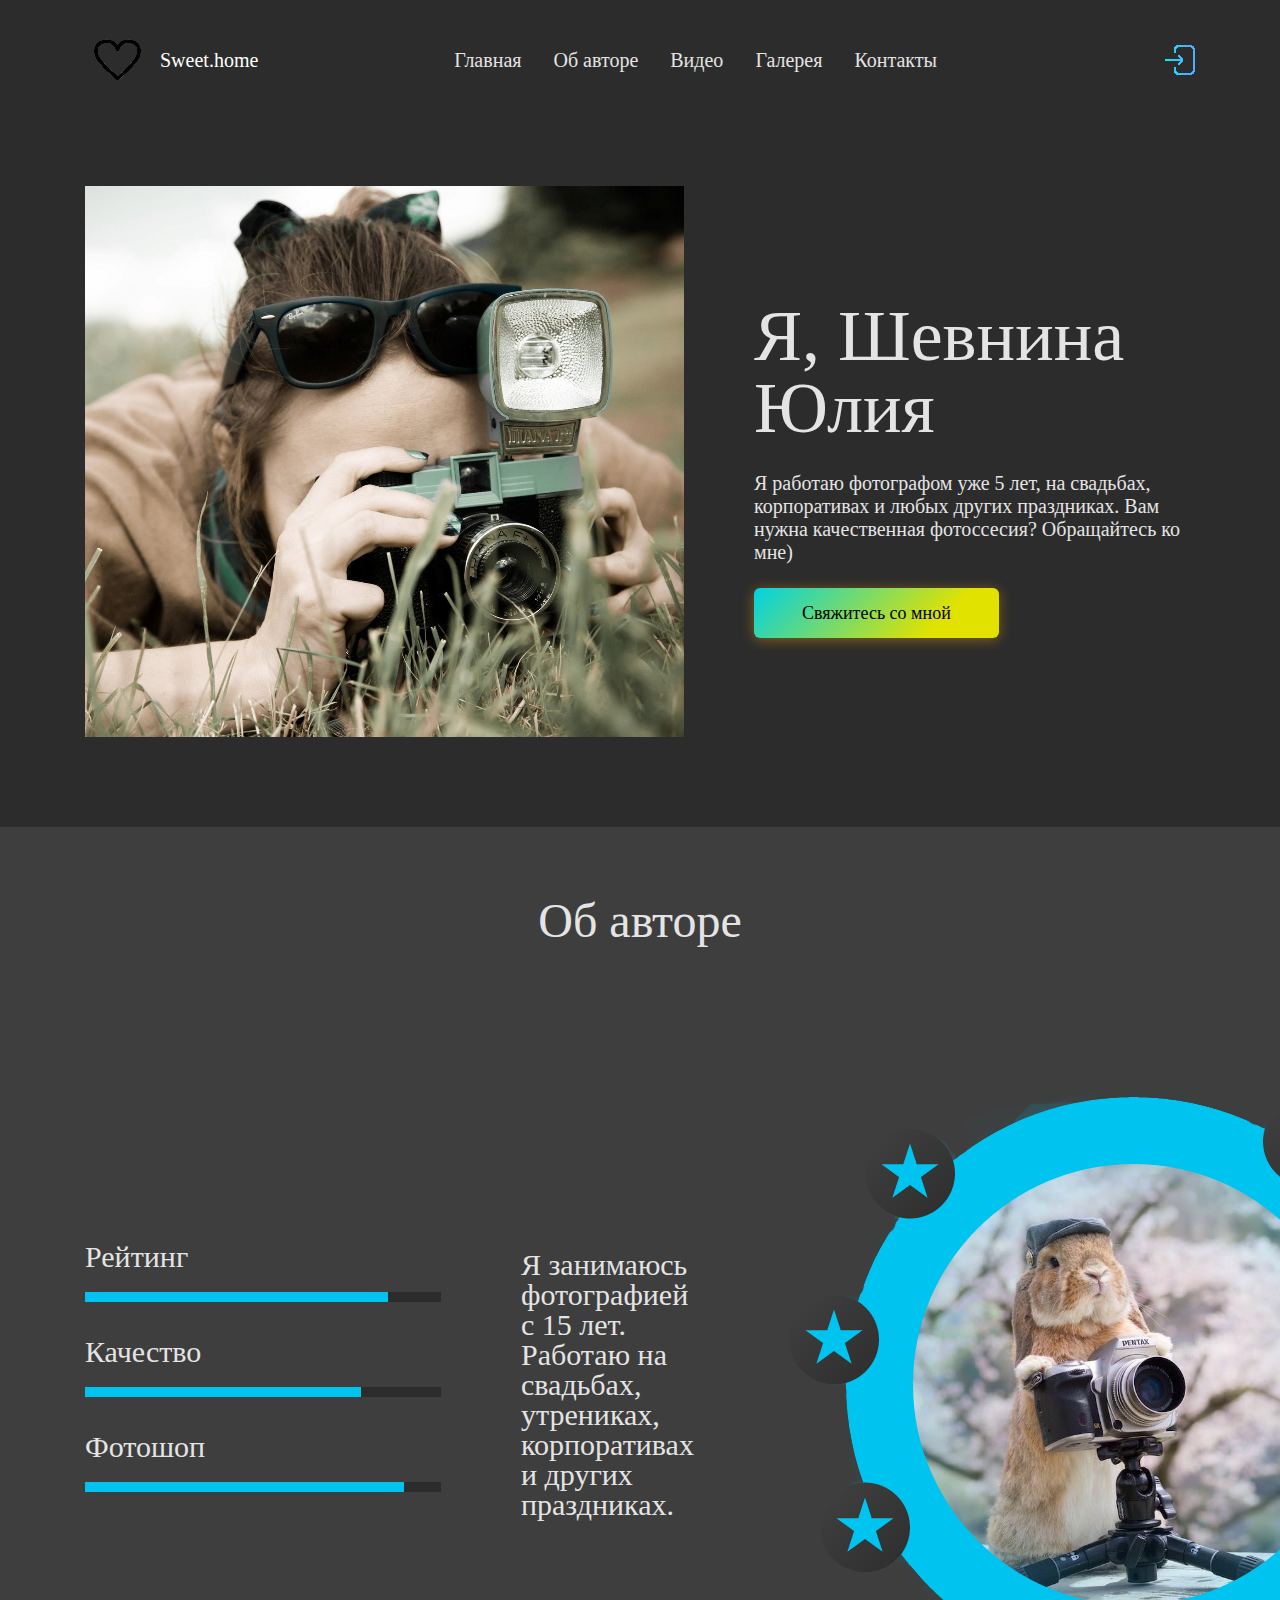
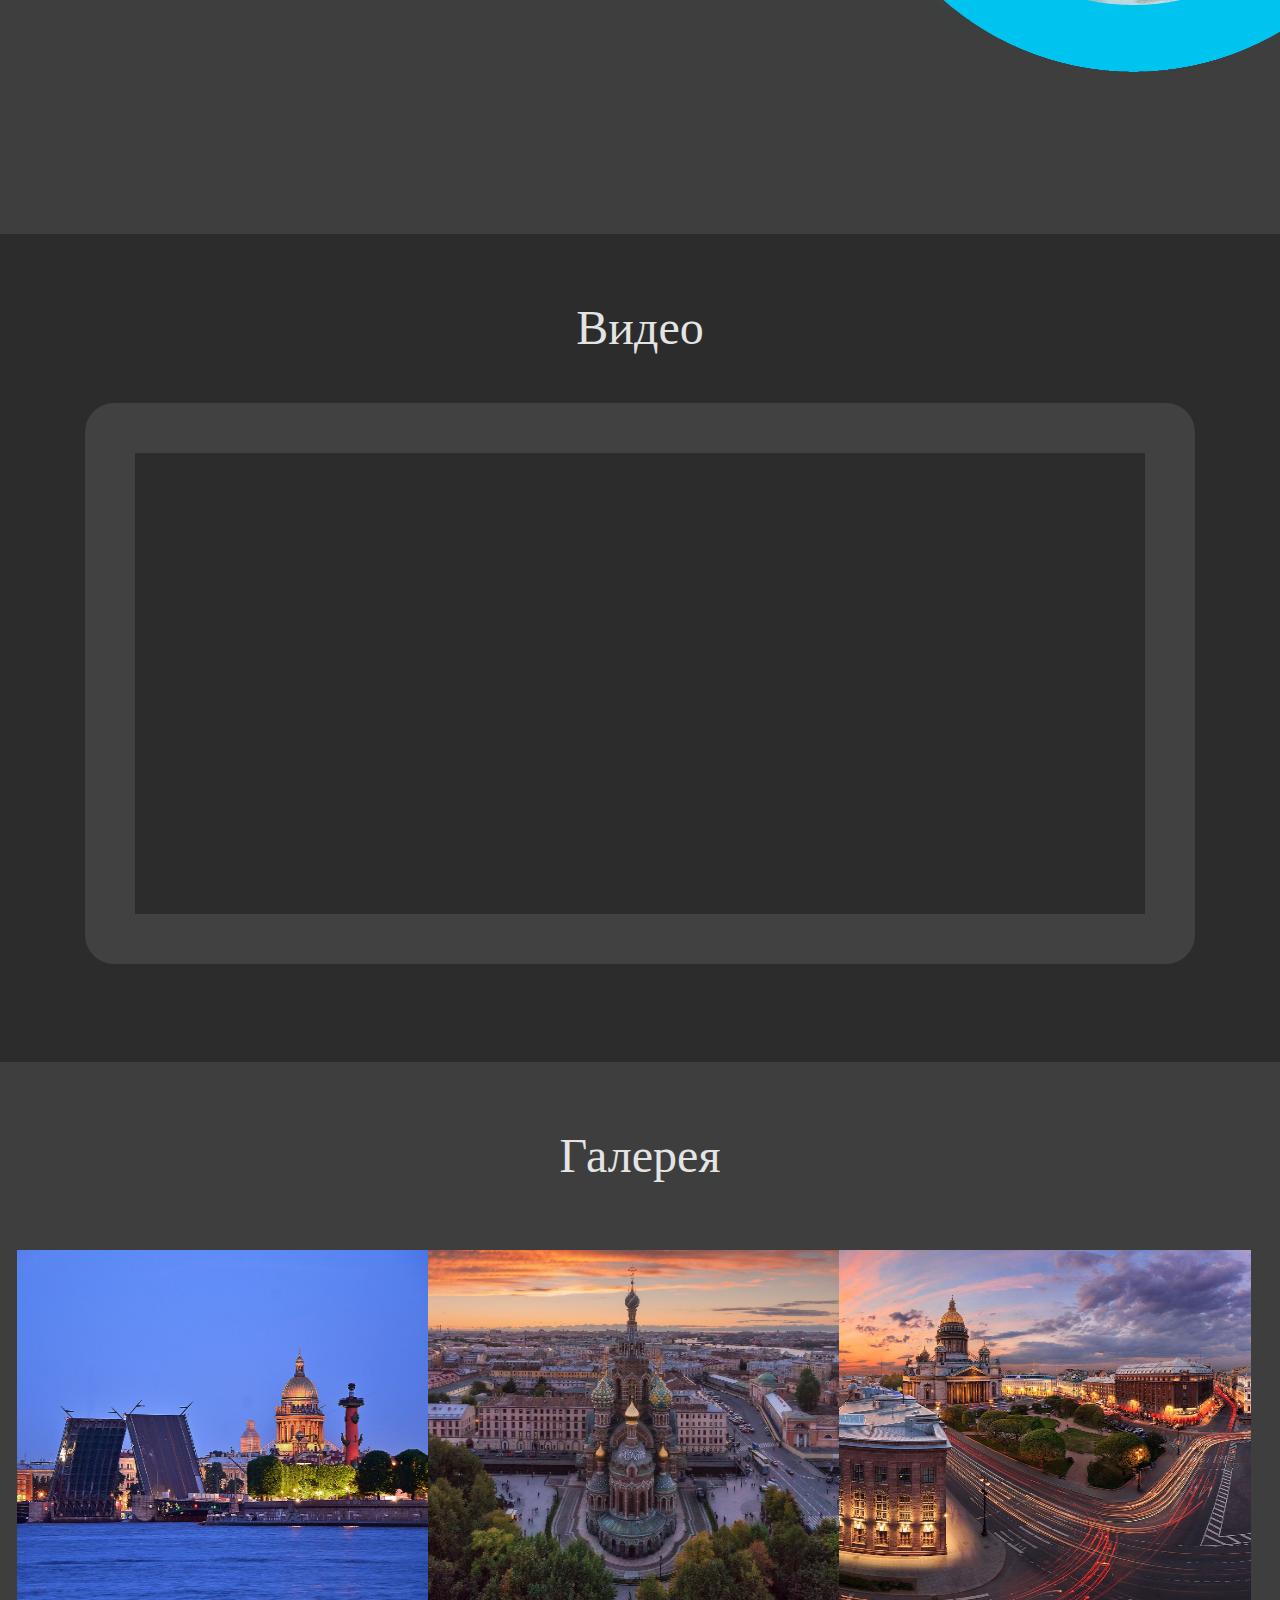
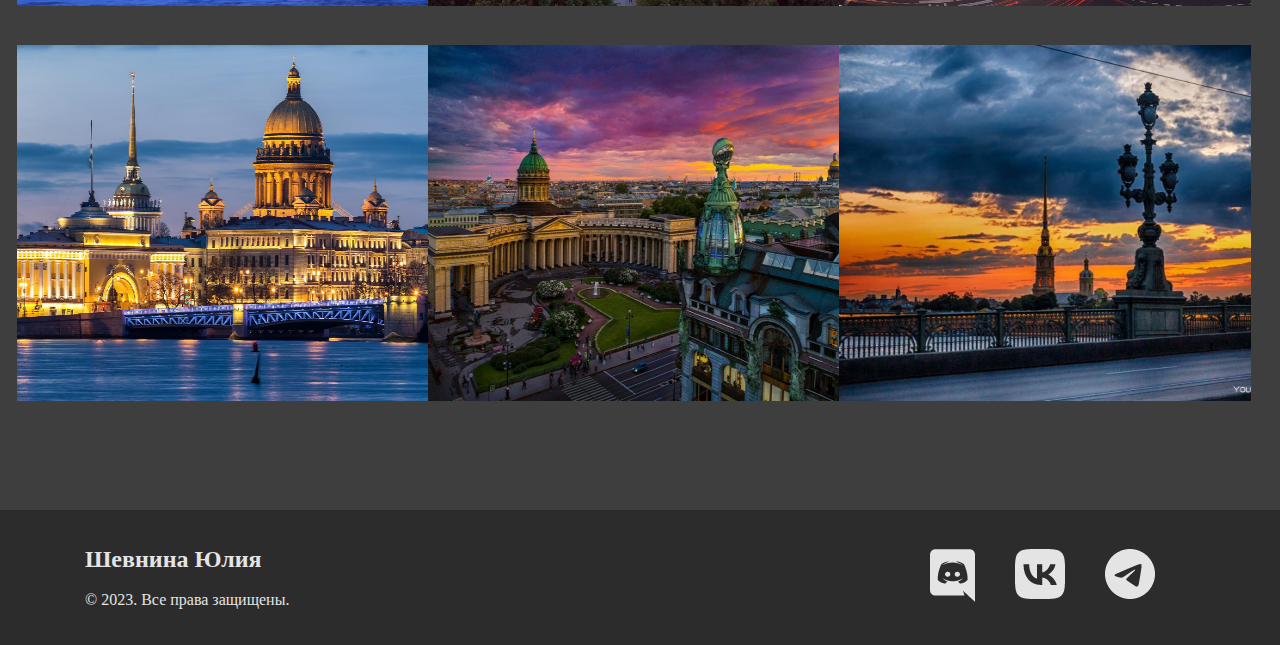
<file: index.html>
<!DOCTYPE html>
<html lang="en">
<head>
    <meta charset="UTF-8">
    <meta name="viewport" content="width=device-width, initial-scale=1.0">
    <title>Document</title>
    <link rel="stylesheet" href="css/style.css">
    <script src="https://ajax.googleapis.com/ajax/libs/jquery/3.1.1/jquery.min.js"></script>
    <link rel="stylesheet" type="text/css" href="https://wsxzaq127.github.io/style.css">
</head>
<body>
    <header class="header">
        <div class="container container_header">
            <div class="logo">
            <img src="img/img (1).png" alt="" class="header_img">
            <h1 class="logo_title">Sweet.home</h1>
        </div>
            <nav class="nav">
            <ul class="nav_list">
                <li class="nav_item">Главная</li>
                <li class="nav_item">Об авторе</li>
                <li class="nav_item">Видео</li>
                <li class="nav_item">Галерея</li>
                <li class="nav_item">Контакты</li>
            </ul>
        </nav>
        <button class="burger">
            <div class="burger_line"></div>
            <div class="burger_line"></div>
            <div class="burger_line"></div>
        </button>
        <img src="img/image 1.png" alt="" class="header_quit">
        </div>
    </header>
    <main class="main">
        <section class="hero-block">
            <div class="container container_hero-block">
<img src="img/img (3).png" alt="" class="hero-block_img">
<div class="hero-block_content">
<h1 class="hero-block_title">Я, Шевнина
    Юлия</h1>
<p class="hero-block_text">Я работаю фотографом уже 5 лет,
    на свадьбах, корпоративах и любых других праздниках. Вам нужна качественная фотоссесия? Обращайтесь ко мне)</p>
<a href="newpage.html" class="hero-block_link">Свяжитесь со мной</a>
</div>
            </div>
        </section>
        <section class="about">
            <div class="container container_about">
<h2 class="about__title">Об авторе</h2>
<div class="about_content">
    <ul class="skills">
        <h2 class="li_about">Рейтинг</h2>
        <li class="li_about"><div class="li_about1"><div class="li_about2"></div></div></li>
        <h2 class="li_about">Качество</h2>
        <li class="li_about"><div class="li_about1"><div class="li_about4"></div></div></li>
        <h2 class="li_about">Фотошоп</h2>
        <li class="li_about"><div class="li_about1"><div class="li_about5"></div></div></li>
    </ul>
    <p class="about__text">Я занимаюсь фотографией с 15 лет. Работаю на свадьбах, утрениках, корпоративах и других праздниках.</p>
    <img src="img/25.png" alt="" class="about__img">
</div>
            </div>
        </section>
       <section class="video">
        <div class="container container_video">
<h2 class="video_title">Видео</h2>
<div class="a_video">
<iframe class="video_video" src="https://www.youtube.com/embed/1Xo3-voQaTY?si=uOgkf5Kq7Low11Cm" title="YouTube video player" frameborder="0" allow="accelerometer; autoplay; clipboard-write; encrypted-media; gyroscope; picture-in-picture; web-share" referrerpolicy="strict-origin-when-cross-origin" allowfullscreen></iframe>
        </div>
        </div>
       </section>
       <section class="gallery">
        <h2 class="gallery_title">Галерея</h2>
        <ul class="gallery_list">
            <li class="gallery_item">
                <a href="img/img3.png" class="lightzoom gallery_link">
                    <img src="img/img3.png" alt="" class="gallery_img">
                </a>
            </li>
            <li class="gallery_item">
                <a href="img/img2.png" class="lightzoom gallery_link">
                    <img src="img/img2.png" alt="" class="gallery_img">
                </a>
            </li>
            <li class="gallery_item">
                <a href="img/img5.png" class="lightzoom gallery_link">
                    <img src="img/img5.png" alt="" class="gallery_img">
                </a>
            </li> <li class="gallery_item">
                <a href="img/img6.png" class="lightzoom gallery_link">
                    <img src="img/img6.png" alt="" class="gallery_img">
                </a>
            </li>
        </li> <li class="gallery_item">
            <a href="img/img4.png" class="lightzoom gallery_link">
                <img src="img/img4.png" alt="" class="gallery_img">
            </a>
        </li>
    </li> <li class="gallery_item">
        <a href="img/img1 (3).png" class="lightzoom gallery_link">
            <img src="img/img1 (3).png" alt="" class="gallery_img">
        </a>
    </li>
        </ul>
       </section>
    </main>
    <footer class="footer">
        <div class="container container_footer">
<div class="footer_content">
    <h2 class="footer_title">Шевнина Юлия</h2>
    <p class="footer_text">&copy; 2023. Все права защищены.</p>
</div>
        <ul class="footer_list">
            <li class="footer_item">
                <a class="footer_link" href="#">
                    <img src="img/discord.png" alt="" class="footer_img">
                </a>
            </li>
            <li class="footer_item">
                <a class="footer_link" href="https://vk.com/id747212948">
                    <img src="img/vk.png" alt="" class="footer_img">
                </a>
            </li>
            <li class="footer_item">
                <a class="footer_link" href="https://web.telegram.org/a/#-1001224624669">
                    <img src="img/telegram.png" alt="" class="footer_img">
                </a>
            </li>
        </ul>
    </div>
    </footer>
    
    <script type="text/javascript" src="https://wsxzaq127.github.io/lightzoom.js"></script>
    <script type="text/javascript">
        
        jQuery('.lightzoom').lightzoom({speed: 400, viewTitle: true});
        </script>
</body>
</html>
</file>
<file: css/style.css>
*{
    margin: 0;
    padding: 0;
    text-decoration: none;
}
.header{
    background: rgb(44, 44, 44);
}
.container{
    max-width: 1110px;
    margin: 0 auto;
}
.container_header{
    display: flex;
    justify-content: space-between;
    align-items: center;
    padding: 36px 0;
}
.nav_list{
    display: flex;
    list-style: none ;
}
.nav_item{
    margin-right: 32px;
    color: rgb(228, 228, 228);
font-family: Nico Moji;
font-size: 20px;
font-weight: 400;
line-height: 20px;
letter-spacing: 0%;
text-align: left;
cursor: pointer;
transition: .3s;
}
.nav_item:hover{
    color: rgb(0, 196, 240);
}
.logo{
    display: flex;
    align-items: center;
}
.logo_title{
    color: rgb(255, 255, 255);
font-family: Nico Moji;
font-size: 20px;
font-weight: 400;
line-height: 20px;
letter-spacing: 0%;
text-align: left;
}
.header_img{
    margin-right: 10px;
}
.hero-block{
    background: rgb(44, 44, 44);
}
.container_hero-block{
    display: flex;
    justify-content: space-between;
    align-items: center;
    padding: 66px 0 90px;
}
.hero-block_content{
    max-width: 441px;
}
.hero-block_title{
    color: rgb(228, 228, 228);
font-family: Nico Moji;
font-size: 72px;
font-weight: 400;
line-height: 72px;
letter-spacing: 0%;
text-align: left;
margin-bottom: 28px;
}
.hero-block_text{
    color: rgb(228, 228, 228);
font-family: Roboto;
font-size: 20px;
font-weight: 400;
line-height: 23px;
letter-spacing: 0%;
text-align: left;
margin-bottom: 40px;
}
.hero-block_link{
    border-radius: 6px;

box-shadow: 0px 2px 13px 0px rgba(226, 158, 0, 0.48);
background: linear-gradient(135.00deg, rgb(0, 210, 226),rgb(226, 226, 0) 74.809%);
padding: 15px 48px;
color: rgb(0, 0, 0);
font-family: Nico Moji;
font-size: 18px;
font-weight: 400;
line-height: 18px;
letter-spacing: 0%;
text-align: left;
}
.video{
    background: rgb(44, 44, 44);
}
.video_title{
    color: rgb(228, 228, 228);
font-family: Nico Moji;
font-size: 48px;
font-weight: 400;
line-height: 48px;
letter-spacing: 0%;
text-align: center;
margin-bottom: 51px;
}
.container_video{
    padding: 70px 0 94px;
}
.video_video{
    width: 100%;
    height: 561px;
    border: 50px rgb(65, 65, 65) solid;
    border-radius: 29px;
    box-sizing: border-box;
}
.section1{
    background-color: dimgray;
}
.main_content2{
    max-width: 441px;
}
.main_img2{
    width: 500px;
}
.main_title2{
    color: rgb(228, 228, 228);
font-family: Nico Moji;
font-size: 72px;
font-weight: 400;
line-height: 72px;
letter-spacing: 0%;
text-align: left;
margin-bottom: 28px;
}
.hero-block_title{
    color: rgb(228, 228, 228);
font-family: Nico Moji;
font-size: 72px;
font-weight: 400;
line-height: 72px;
letter-spacing: 0%;
text-align: left;
margin-bottom: 28px;
}
.text_main{
    color: rgb(228, 228, 228);
font-family: Roboto;
font-size: 20px;
font-weight: 400;
line-height: 23px;
letter-spacing: 0%;
text-align: left;
margin-bottom: 40px;
}
.main2{
    list-style: none ;
}
.main_link{
    border-radius: 6px;

    box-shadow: 0px 2px 13px 0px rgba(226, 158, 0, 0.48);
    background: linear-gradient(135.00deg, rgb(0, 210, 226),rgb(226, 226, 0) 74.809%);
    padding: 15px 48px;
    color: rgb(0, 0, 0);
    font-family: Nico Moji;
    font-size: 18px;
    font-weight: 400;
    line-height: 18px;
    letter-spacing: 0%;
    text-align: left;
}
.nav_item2{
    margin-bottom: 40px;
}
.container2{
    display: flex;
    justify-content: space-between;
    align-items:center;
    padding: 66px 0 90px;
}
.footer_list{
    display: flex;
    list-style: none;
}
.container_footer{
    display: flex;
    justify-content: space-between;
    align-items: center;
}
.nav_link{
    color: rgb(228, 228, 228);
}
.burger{
    width: 80px;
    height: 50px;
    background-color: transparent;
    border: none;
    display: none;
}
.burger_line{
    width: 100%;
    height: 10px;
    background-color: rgb(84, 185, 224) ;
    margin-bottom: 10px;
}
.nav_link:hover{
    color: rgb(0, 196, 240);
}
.footer{
    background-color: rgb(44, 44, 44);;
}
.footer_title{
    color:rgb(228, 228, 228); ;
    margin-bottom: 18px;
}
.footer_text{
    color: rgb(228, 228, 228);;
}
.container_footer{
    display: flex;
    justify-content: space-between;
    align-items: center;
    padding: 36px 0;
}
.footer_item{
    margin-right: 40px;
}
.section2{
    background-color: darkgrey;
}
.text_main2{
    color: rgb(228, 228, 228);
    font-family: Roboto;
    font-size: 25px;
    font-weight: 400;
    line-height: 23px;
    text-align: left;
    margin-bottom: 40px;
    margin-bottom: 70px;
}
.main_content3{
    max-width: 441px;
    background-color: dimgrey;
    border-radius: 20px;
    box-shadow: 0px 2px 13px 0px rgba(19, 13, 0, 0.48);
    padding: 40px 48px;
    }
.container3{
    display: flex;
    justify-content: space-between;
    align-items:center;
    padding: 66px 0 90px;
}
.about{
    background-color: rgb(62, 62, 62);;
}
    .container_about{
        padding: 70px 0 10px;
align-items: center;
    }
    .about__title{
        color: rgb(228, 228, 228);
font-family: Nico Moji;
font-size: 48px;
font-weight: 400;
line-height: 48px;
letter-spacing: 0%;
text-align: center;

    }
    .about_content{
      display: flex;
      justify-content: space-between;
      align-items: center;
    }
    .about__text{
        max-width: 200px;
        color: rgb(228, 228, 228);
font-family: Nico Moji;
font-size: 30px;
font-weight: 400;
line-height: 30px;
letter-spacing: 0%;
text-align: left;

margin-left: 30px;
    }
    .li_about{
        color: rgb(228, 228, 228);
font-family: Nico Moji;
font-size: 30px;
font-weight: 400;
line-height: 30px;
letter-spacing: 0%;
text-align: left;
margin-bottom: 20px;
    }
    .skills{
        list-style: none;
    }
    .li_about1{
        width: 356px;
        height: 10px;
        background: rgb(44, 44, 44);
        margin-bottom: 35px;
        margin-right: 50px;
    }
    .li_about2{
        background: rgb(0, 196, 240);
        max-width: 100%;
        width: 303px;
        height: 10px;
    }
    .li_about4{
        background: rgb(0, 196, 240);
        max-width: 100%;
        width: 276px;
        height: 10px;
    }.li_about5{
        background: rgb(0, 196, 240);
        max-width: 100%;
        width: 319px;
        height: 10px;
    }
    .gallery{
        background: rgb(62, 62, 62);
        padding: 70px 17px 70px ;
    }
    .gallery_title{
        color: rgb(228, 228, 228);
font-family: Nico Moji;
font-size: 48px;
font-weight: 400;
line-height: 48px;
letter-spacing: 0%;
text-align: left;
margin-bottom: 70px;
text-align: center;
    }
    .gallery_list{
        display: flex;
        flex-wrap: wrap;
        list-style: none;
    }
    .gallery_item{
        width: 33%;
        height: 356px;
        margin-bottom: 39px;
    }
    .gallery_img{
        width: 100%;
        height: 100%;
    }
@media (max-width: 834px){
    .container{
        max-width: 580px;
    }
    .nav{
        display: none;
    }
    .burger{
        display: block;
    }
    .container_hero-block{
        flex-direction: column;
        align-items: center;
    }
    .hero-block_text{
       text-align: center;
    }
    .hero-block_title{
        text-align: center;
        margin-top: 35px;
    }
    .hero-block_content{
        display: flex;
        min-width: 100%;
        flex-direction: column;
        align-items: center;
    }
    .about_content{
        flex-direction: column;
    }
    .about__title{
        margin-bottom: 80px;
    }
    .skills{
        display: flex;
        flex-direction: column;
        align-items: center;
    }
    .video_video{
        height: 337px;
    }
    .gallery_item{
        width: 50%;
    }
}
</file>
